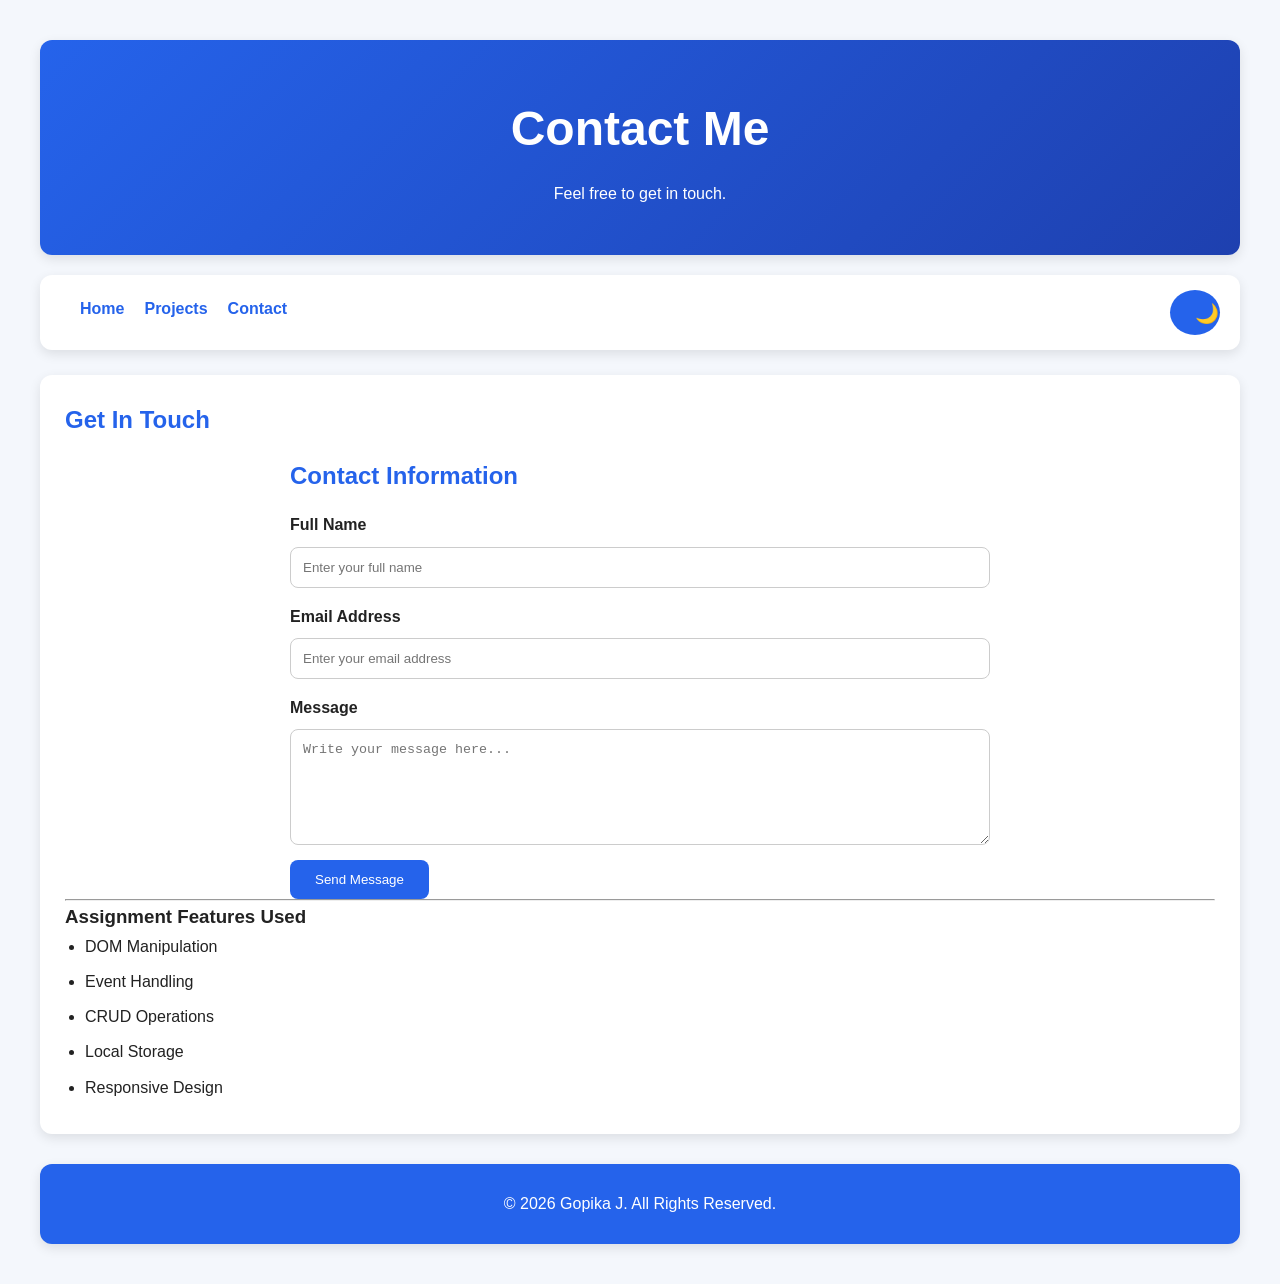
<file: contact.html>
<!DOCTYPE html>
<html lang="en">

<head>
    <meta charset="UTF-8">
    <meta name="viewport" content="width=device-width, initial-scale=1.0">

    <title>Contact | Gopika J</title>

    <meta name="description"
          content="Contact Gopika J through this portfolio website.">

    <meta name="author"
          content="Gopika J">

    <link rel="stylesheet" href="style.css">
</head>

<body>

    <!-- Skip Navigation Link -->
    <a class="skip-link" href="#main-content">
        Skip to Main Content
    </a>

    <!-- Header -->
    <header>
        <h1>Contact Me</h1>
        <p>Feel free to get in touch.</p>
    </header>

    <!-- Navigation -->
    <nav aria-label="Primary Navigation">
        <ul class="nav-links">
            <li><a href="index.html">Home</a></li>
            <li><a href="projects.html">Projects</a></li>
            <li><a href="contact.html" aria-current="page">Contact</a></li>
        </ul>
<button id="theme-toggle" aria-label="Toggle Theme">
    🌙
</button>
    </nav>

    <!-- Main Content -->
    <main id="main-content">

        <section aria-labelledby="contact-heading">

            <h2 id="contact-heading">Get In Touch</h2>

            <form action="#" method="post" aria-label="Contact Form">

                <fieldset>

                    <h2>Contact Information</h2>

                    <div class="form-group">
                        <label for="name">Full Name</label>

                        <input
                            type="text"
                            id="name"
                            name="name"
                            placeholder="Enter your full name"
                            required>
                    </div>

                    <div class="form-group">
                        <label for="email">Email Address</label>

                        <input
                            type="email"
                            id="email"
                            name="email"
                            placeholder="Enter your email address"
                            required>
                    </div>

                    <div class="form-group">
                        <label for="message">Message</label>

                        <textarea
                            id="message"
                            name="message"
                            rows="6"
                            placeholder="Write your message here..."
                            required></textarea>
                    </div>

                    <button type="submit">
                        Send Message
                    </button>

                </fieldset>

            </form>
<hr>

<h3>
Assignment Features Used
</h3>

<ul>

<li>DOM Manipulation</li>

<li>Event Handling</li>

<li>CRUD Operations</li>

<li>Local Storage</li>

<li>Responsive Design</li>

</ul>

        </section>

    </main>

    <!-- Footer -->
    <footer>
        <p>&copy; 2026 Gopika J. All Rights Reserved.</p>
    </footer>
<script>

const toggleBtn = document.getElementById("theme-toggle");

/* Load saved theme */

if(localStorage.getItem("theme") === "dark"){
    document.body.classList.add("dark-theme");
    toggleBtn.textContent = "☀️";
}

/* Theme toggle */

toggleBtn.addEventListener("click", () => {

    document.body.classList.toggle("dark-theme");

    if(document.body.classList.contains("dark-theme")){

        toggleBtn.textContent = "☀️";
        localStorage.setItem("theme","dark");

    }else{

        toggleBtn.textContent = "🌙";
        localStorage.setItem("theme","light");

    }

});

</script>

</body>

</html>
</file>
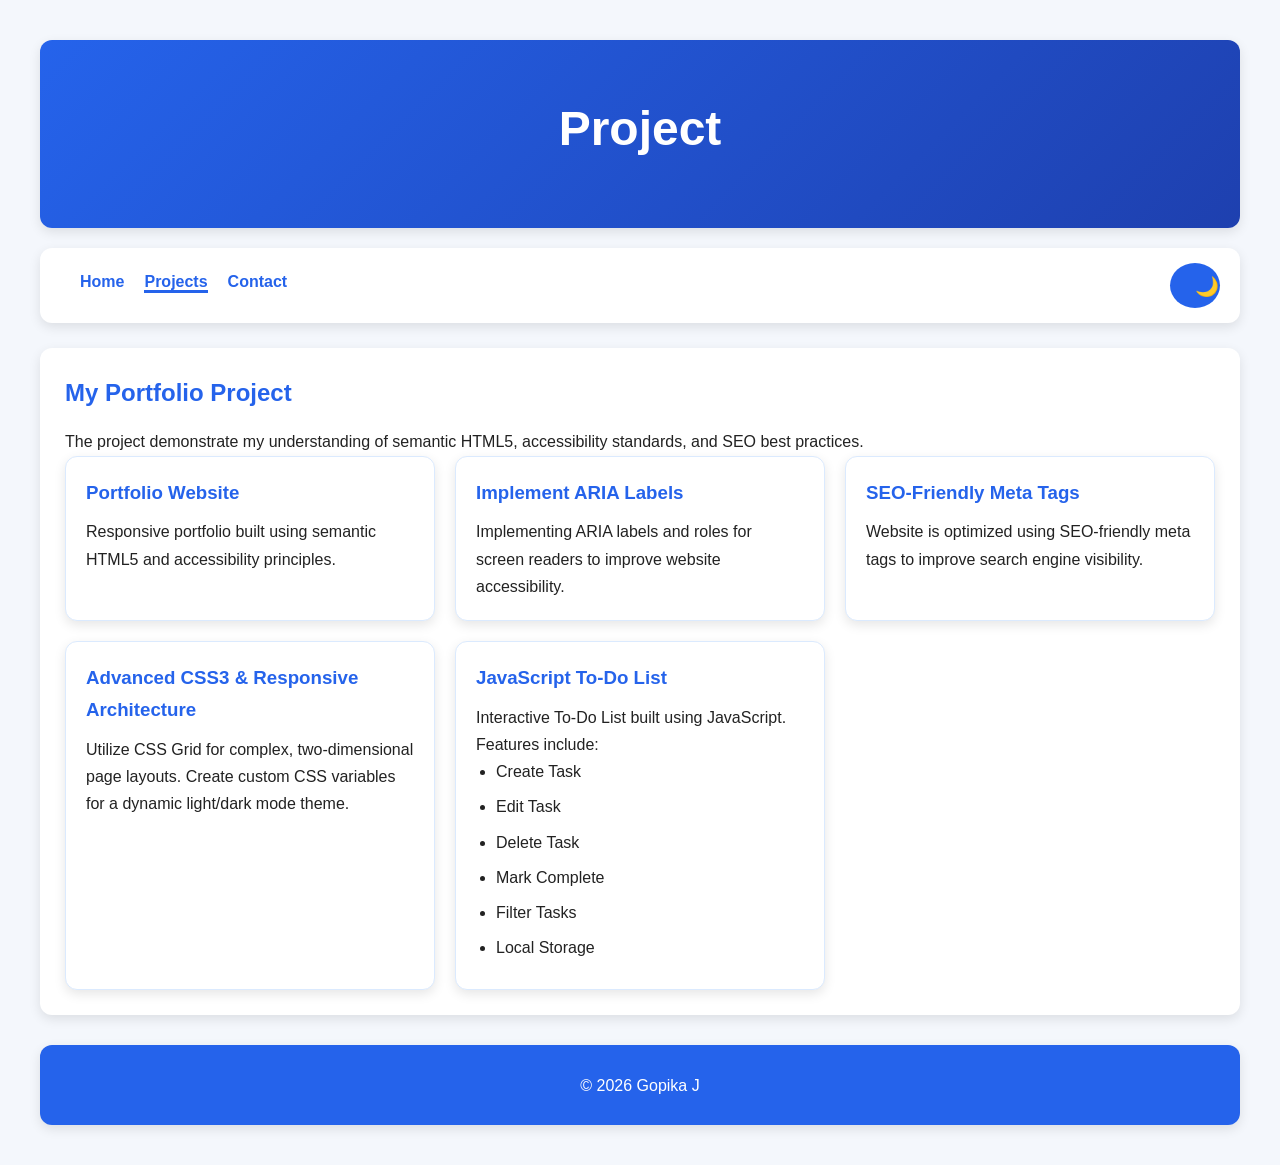
<file: projects.html>
<!DOCTYPE html>
<html lang="en">

<head>
    <meta charset="UTF-8">

    <meta name="viewport"
          content="width=device-width, initial-scale=1.0">

    <title>Projects | Gopika J</title>

    <meta name="description"
          content="Projects created by Gopika J">

    <link rel="stylesheet"
          href="style.css">
</head>

<body>

<a class="skip-link"
   href="#main-content">
   Skip to Main Content
</a>

<header>
    <h1>Project</h1>
</header>

<nav aria-label="Primary Navigation">

<ul class="nav-links">
<li><a href="index.html">Home</a></li>
<li><a href="projects.html" class="active">Projects</a></li>
<li><a href="contact.html">Contact</a></li>
</ul>
<button id="theme-toggle" aria-label="Toggle Theme">
    🌙
</button>
</nav>

<main id="main-content">

<section class="projects-section">

    <h2>My Portfolio Project</h2>

    <p class="project-intro">
        The project demonstrate my understanding of semantic HTML5,
        accessibility standards, and SEO best practices.
    </p>

    <div class="project-grid">

        <article class="project-card">

            <h3>Portfolio Website</h3>

            <p>
                Responsive portfolio built using
                semantic HTML5 and accessibility principles.
            </p>

        </article>

        <article class="project-card">

            <h3>Implement ARIA Labels</h3>

            <p>
                Implementing ARIA labels and roles for screen readers
                to improve website accessibility.
            </p>

        </article>

        <article class="project-card">

            <h3>SEO-Friendly Meta Tags</h3>

            <p>
                Website is optimized using SEO-friendly meta tags
                to improve search engine visibility.
            </p>

        </article>
	
<article class="project-card">

            <h3>Advanced CSS3 & Responsive Architecture</h3>

            <p>
                Utilize CSS Grid for complex, two-dimensional page layouts. Create custom CSS variables for a dynamic light/dark mode theme.
            </p>

        </article>

        <article class="project-card">

<h3>
JavaScript To-Do List
</h3>

<p>

Interactive To-Do List built using JavaScript.

Features include:

</p>

<ul>

<li>Create Task</li>

<li>Edit Task</li>

<li>Delete Task</li>

<li>Mark Complete</li>

<li>Filter Tasks</li>

<li>Local Storage</li>

</ul>

</article>

    </div>

</section>

</main>

<footer>

<p>
&copy; 2026 Gopika J
</p>

</footer>
<script>

const toggleBtn = document.getElementById("theme-toggle");

/* Load saved theme */

if(localStorage.getItem("theme") === "dark"){
    document.body.classList.add("dark-theme");
    toggleBtn.textContent = "☀️";
}

/* Theme toggle */

toggleBtn.addEventListener("click", () => {

    document.body.classList.toggle("dark-theme");

    if(document.body.classList.contains("dark-theme")){

        toggleBtn.textContent = "☀️";
        localStorage.setItem("theme","dark");

    }else{

        toggleBtn.textContent = "🌙";
        localStorage.setItem("theme","light");

    }

});

</script>

</body>
</html>
</file>
<file: style.css>
/* =================================
   LIGHT THEME VARIABLES
================================= */

:root{
    --background-color:#f4f7fc;
    --card-color:#ffffff;
    --text-color:#222222;
    --primary-color:#2563eb;
    --secondary-color:#1e40af;
    --border-color:#dbeafe;
    --shadow:0 4px 12px rgba(0,0,0,0.1);
}

/* =================================
   DARK THEME VARIABLES
================================= */

body.dark-theme{
    --background-color:#121212;
    --card-color:#1e1e1e;
    --text-color:#ffffff;
    --primary-color:#60a5fa;
    --secondary-color:#3b82f6;
    --border-color:#444444;
    --shadow:0 4px 12px rgba(255,255,255,0.08);
}

/* =================================
   RESET
================================= */

*{
    margin:0;
    padding:0;
    box-sizing:border-box;
}

html{
    scroll-behavior:smooth;
}

body{
    font-family:'Segoe UI',sans-serif;
    background:var(--background-color);
    color:var(--text-color);
    line-height:1.7;
    min-height:100vh;
    padding:15px;
    transition:all 0.3s ease;
}

/* =================================
   ACCESSIBILITY
================================= */

.skip-link{
    position:absolute;
    left:-9999px;
}

.skip-link:focus{
    left:10px;
    top:10px;
    background:white;
    color:black;
    padding:10px;
    border-radius:5px;
    z-index:999;
}

/* =================================
   HEADER
================================= */

header{
    text-align:center;
    padding:3rem 1rem;
    margin-bottom:20px;
    border-radius:12px;
    color:white;

    background:linear-gradient(
        135deg,
        var(--primary-color),
        var(--secondary-color)
    );

    box-shadow:var(--shadow);
}

header h1{
    font-size:2rem;
    margin-bottom:10px;
}

/* =================================
   NAVIGATION
   FLEXBOX
================================= */

nav{
    display:flex;
    justify-content:space-between;
    align-items:center;
    flex-wrap:wrap;

    background:var(--card-color);

    padding:15px 20px;
    margin-bottom:25px;

    border-radius:12px;
    box-shadow:var(--shadow);
}

.nav-links{
    display:flex;
    gap:20px;
    flex-wrap:wrap;
    list-style:none;
}

.nav-links a{
    text-decoration:none;
    color:var(--primary-color);
    font-weight:600;
    transition:.3s;
}

.nav-links a:hover{
    color:var(--secondary-color);
}

.active{
    border-bottom:3px solid var(--primary-color);
}

/* =================================
   THEME BUTTON
================================= */

#theme-toggle{
    background:var(--primary-color);
    color:white;
    border:none;
    width:45px;
    height:45px;
    border-radius:50%;
    cursor:pointer;
    font-size:1.2rem;
    transition:.3s;
}

#theme-toggle:hover{
    transform:scale(1.1);
}

/* =================================
   MAIN GRID
================================= */

main{
    display:grid;
    grid-template-columns:1fr;
    gap:25px;
}

/* =================================
   SECTIONS
================================= */

section{
    background:var(--card-color);
    padding:25px;
    border-radius:12px;
    box-shadow:var(--shadow);
    transition:.3s;
}

section:hover{
    transform:translateY(-4px);
}

section h2{
    color:var(--primary-color);
    margin-bottom:15px;
}

/* =================================
   IMAGE
================================= */

img{
    display:block;
    width:100%;
    max-width:250px;
    margin:20px auto;

    border-radius:50%;
    border:4px solid var(--primary-color);
}

/* =================================
   LISTS
================================= */

ul{
    padding-left:20px;
}

li{
    margin-bottom:8px;
}

/* =================================
   PROJECT GRID
   CSS GRID
================================= */

.project-grid{
    display:grid;
    grid-template-columns:1fr;
    gap:20px;
}

.project-card{
    background:var(--card-color);
    border:1px solid var(--border-color);
    padding:20px;
    border-radius:12px;
    box-shadow:var(--shadow);
    transition:.3s;
}

.project-card:hover{
    transform:translateY(-6px);
}

.project-card h3{
    color:var(--primary-color);
    margin-bottom:10px;
}

/* =================================
   CONTACT FORM
================================= */

form{
    max-width:700px;
    margin:auto;
}

fieldset{
    border:none;
}

.contact-row{
    display:flex;
    flex-direction:column;
    gap:20px;
}

.form-group{
    display:flex;
    flex-direction:column;
    gap:8px;
    margin-bottom:15px;
}

label{
    font-weight:600;
}

input,
textarea{
    width:100%;
    padding:12px;
    border:1px solid #cccccc;
    border-radius:8px;

    background:var(--card-color);
    color:var(--text-color);
}

input:focus,
textarea:focus{
    outline:none;
    border-color:var(--primary-color);
}

button{
    padding:12px 25px;
    border:none;
    border-radius:8px;

    background:var(--primary-color);
    color:white;

    cursor:pointer;
    transition:.3s;
}

button:hover{
    background:var(--secondary-color);
}

/* =================================
   FOCUS STATES
================================= */

a:focus,
button:focus,
input:focus,
textarea:focus{
    outline:3px solid var(--primary-color);
    outline-offset:3px;
}

/* =================================
   FOOTER
================================= */

footer{
    display:flex;
    justify-content:center;
    align-items:center;

    margin-top:30px;
    min-height:80px;

    background:var(--primary-color);
    color:white;

    border-radius:12px;
    box-shadow:var(--shadow);
}

/* =================================
   TABLET
================================= */

@media (min-width:768px){

    body{
        padding:25px;
    }

    header h1{
        font-size:2.5rem;
    }

    main{
        grid-template-columns:repeat(2,1fr);
    }

    .project-grid{
        grid-template-columns:repeat(2,1fr);
    }

    .contact-row{
        flex-direction:row;
    }

    .contact-row .form-group{
        flex:1;
    }
}

/* =================================
   DESKTOP
================================= */

@media (min-width:1024px){

    body{
        padding:40px;
    }

    header h1{
        font-size:3rem;
    }

    main{
        grid-template-columns:repeat(3,1fr);
    }

    section:first-child{
        grid-column:1 / 4;
    }

    .project-grid{
        grid-template-columns:repeat(3,1fr);
    }
}
.todo-container{

    margin-top:20px;

}

.todo-input{

    display:flex;

    gap:10px;

    margin-bottom:20px;

}

.todo-input input{

    flex:1;

}

.filters{

    display:flex;

    gap:10px;

    margin-bottom:20px;

}

.filters button.active{

    background:green;

    color:white;

}

#taskList{

    list-style:none;

    padding:0;

}

#taskList li{

    display:flex;

    justify-content:space-between;

    align-items:center;

    margin-bottom:10px;

    padding:12px;

    border:1px solid var(--border-color);

    border-radius:8px;

}

.completed{

    text-decoration:line-through;

    opacity:.6;

}

/* ===========================
   TODO SECTION
=========================== */

#todo-section{

    margin-top:30px;

}

.todo-input{

    display:flex;

    gap:10px;

    margin:20px 0;

}

.todo-input input{

    flex:1;

}

.filters{

    display:flex;

    gap:10px;

    margin-bottom:20px;

}

.filters button.active{

    background:green;

}

#taskList{

    list-style:none;

}

#taskList li{

    display:flex;

    justify-content:space-between;

    align-items:center;

    margin-bottom:10px;

    padding:10px;

    border:1px solid #ccc;

    border-radius:8px;

}

.completed{

    text-decoration:line-through;

    opacity:.6;

}

.actions{

    display:flex;

    gap:8px;

}
</file>
